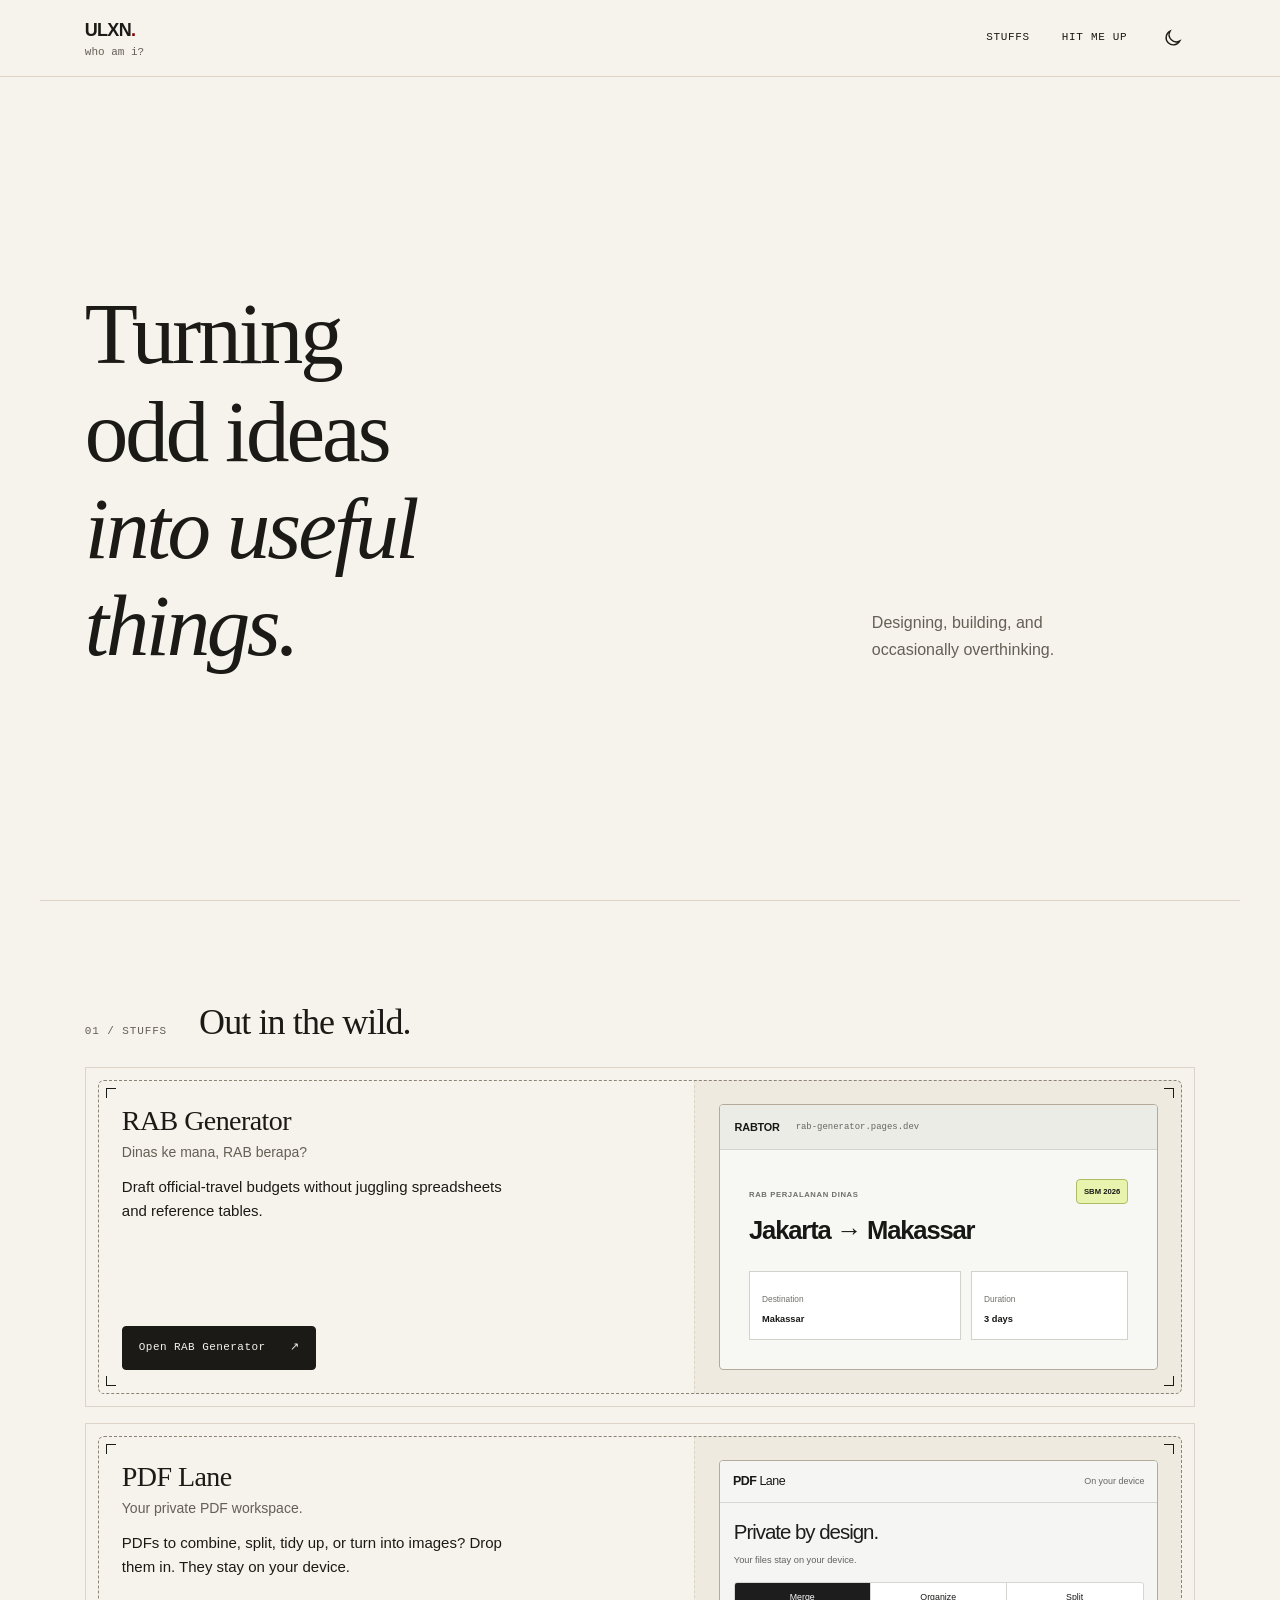
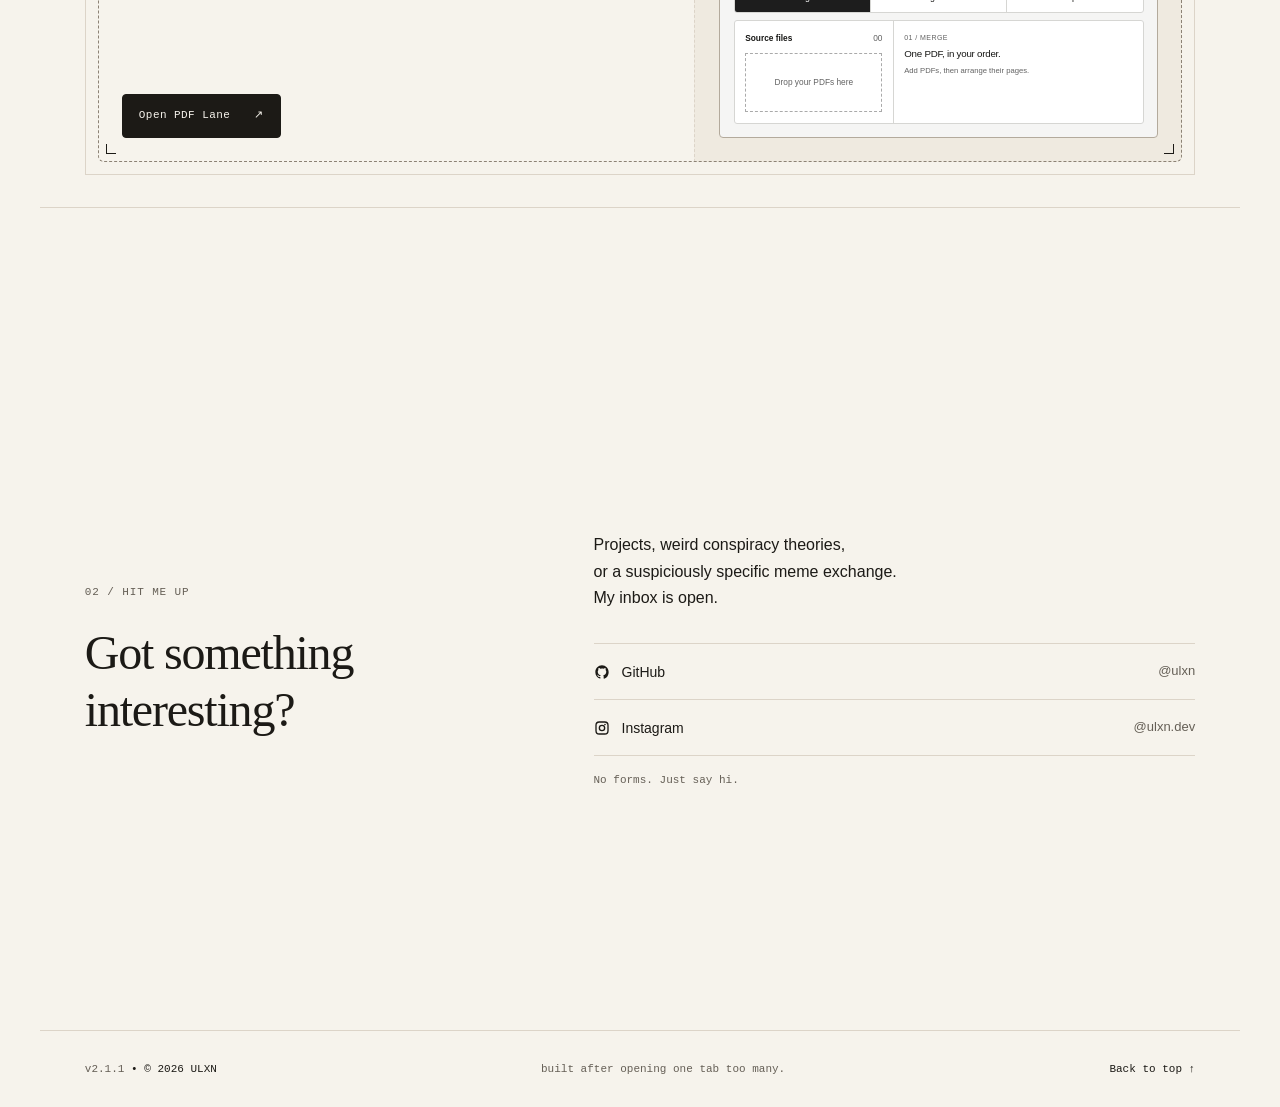
<file: index.html>
<!doctype html>
<html lang="en">
<head>
  <meta charset="utf-8" />
  <meta name="viewport" content="width=device-width, initial-scale=1" />
  <meta name="color-scheme" content="light dark" />
  <meta name="theme-color" content="#f6f3ec" />
  <meta name="robots" content="index, follow" />
  <meta name="author" content="ULXN" />

  <title>ULXN</title>
  <meta
    name="description"
    content="ULXN builds small tools for everyday workflows. Explore RAB Generator and PDF Lane."
  />

  <meta property="og:title" content="ULXN" />
  <meta property="og:description" content="Small tools for everyday workflows. Explore RAB Generator and PDF Lane." />
  <meta property="og:site_name" content="ULXN" />
  <meta property="og:locale" content="en_US" />
  <meta property="og:type" content="website" />
  <meta property="og:url" content="https://ulxn.github.io/" />
  <meta name="twitter:card" content="summary" />
  <meta name="twitter:title" content="ULXN" />
  <meta name="twitter:description" content="Small tools for everyday workflows. Explore RAB Generator and PDF Lane." />
  <link rel="canonical" href="https://ulxn.github.io/" />

  <script>
    (() => {
      try {
        const saved = localStorage.getItem('ulxn-theme');
        const theme = ['light', 'dark'].includes(saved) ? saved : (matchMedia('(prefers-color-scheme: dark)').matches ? 'dark' : 'light');
        document.documentElement.dataset.theme = theme;
      } catch (_) {}
    })();
  </script>

  <link rel="icon" href="./assets/favicon.svg" type="image/svg+xml" />
  <link rel="stylesheet" href="./assets/styles.css" />
  <script src="./assets/script.js" defer></script>
</head>
<body>
  <a class="skip-link" href="#main">Skip to content</a>

  <header class="site-header" data-header>
    <div class="shell header-inner">
      <div class="brand-block">
        <a class="brand" href="#top" aria-label="ULXN home">ULXN<span>.</span></a>
        <span class="brand-question">who am i?</span>
      </div>

      <div class="header-actions">
        <nav class="nav" aria-label="Primary navigation">
          <a href="#stuffs">Stuffs</a>
          <a href="#contact">Hit me up</a>
        </nav>

        <button
          class="theme-toggle"
          type="button"
          aria-label="Switch color theme"
          aria-pressed="false"
          data-theme-toggle
        >
          <svg class="theme-icon" viewBox="0 0 24 24" aria-hidden="true">
            <path class="moon-icon" d="M20.2 15.5A8.6 8.6 0 0 1 8.5 3.8 8.7 8.7 0 1 0 20.2 15.5Z"></path>
            <g class="sun-icon">
              <circle cx="12" cy="12" r="3.7"></circle>
              <path d="M12 1.9v2M12 20.1v2M4.9 4.9l1.4 1.4m11.4 11.4 1.4 1.4M1.9 12h2m16.2 0h2M4.9 19.1l1.4-1.4M17.7 6.3l1.4-1.4"></path>
            </g>
          </svg>
        </button>
      </div>
    </div>
  </header>

  <main id="main">
    <section class="hero shell" id="top" aria-labelledby="hero-title">
      <div class="hero-main">
        <h1 id="hero-title">
          <button class="hero-secret" type="button" data-hero-secret aria-label="Turning odd ideas into useful things." aria-pressed="false" aria-describedby="hero-hint">
            <span class="hero-line" aria-hidden="true">Turning</span>
            <span class="hero-line" aria-hidden="true">odd ideas</span>
            <span class="hero-line hero-line-serif" aria-hidden="true">into <span class="word-switch word-clip" data-normal="useful" data-secret="unpaid">u<span class="flip-char" style="--flip-stagger:0ms"><span class="flip-char-front">s</span><span class="flip-char-back" aria-hidden="true">n</span></span><span class="flip-char" style="--flip-stagger:10ms"><span class="flip-char-front">e</span><span class="flip-char-back" aria-hidden="true">p</span></span><span class="flip-char" style="--flip-stagger:20ms"><span class="flip-char-front">f</span><span class="flip-char-back" aria-hidden="true">a</span></span><span class="flip-char" style="--flip-stagger:30ms"><span class="flip-char-front">u</span><span class="flip-char-back" aria-hidden="true">i</span></span><span class="flip-char" style="--flip-stagger:40ms"><span class="flip-char-front">l</span><span class="flip-char-back" aria-hidden="true">d</span></span></span></span>
            <span class="hero-line hero-line-serif" aria-hidden="true"><span class="word-switch word-clip" data-normal="things." data-secret="labour."><span class="flip-char" style="--flip-stagger:50ms"><span class="flip-char-front">t</span><span class="flip-char-back" aria-hidden="true">l</span></span><span class="flip-char" style="--flip-stagger:60ms"><span class="flip-char-front">h</span><span class="flip-char-back" aria-hidden="true">a</span></span><span class="flip-char" style="--flip-stagger:70ms"><span class="flip-char-front">i</span><span class="flip-char-back" aria-hidden="true">b</span></span><span class="flip-char" style="--flip-stagger:80ms"><span class="flip-char-front">n</span><span class="flip-char-back" aria-hidden="true">o</span></span><span class="flip-char" style="--flip-stagger:90ms"><span class="flip-char-front">g</span><span class="flip-char-back" aria-hidden="true">u</span></span><span class="flip-char" style="--flip-stagger:100ms"><span class="flip-char-front">s</span><span class="flip-char-back" aria-hidden="true">r</span></span>.</span></span>
          </button>
        </h1>
        <span class="sr-only" id="hero-hint">Hover useful or things, or focus this control, to reveal a secret. Press Enter, Space, or tap to toggle it. Escape resets it.</span>

        <div class="hero-aside">
          <p class="hero-note">Designing, building, and occasionally overthinking.</p>
        </div>
      </div>
    </section>

    <section class="section shell stuffs-section" id="stuffs" aria-labelledby="stuffs-title">
      <header class="section-header">
        <p class="section-label">01 / Stuffs</p>
        <h2 id="stuffs-title">Out in the wild.</h2>
      </header>

      <article class="project project-compact" aria-labelledby="rab-title">
        <div class="project-intro">
          <div>
            <h3 id="rab-title">RAB Generator</h3>
            <p class="project-subtitle">Dinas ke mana, RAB berapa?</p>
          </div>

          <p class="project-description">
            Draft official-travel budgets without juggling spreadsheets and reference tables.
          </p>
          <div class="project-actions">
            <a class="primary-link" href="https://rab-generator.pages.dev/" target="_blank" rel="noreferrer">
              Open RAB Generator
              <span aria-hidden="true">↗</span>
            </a>
          </div>
        </div>

        <div class="project-preview" role="img" aria-label="Illustrated preview of RAB Generator">
          <div class="preview-frame" aria-hidden="true">
            <div class="preview-bar">
              <strong>RABTOR</strong>
              <span>rab-generator.pages.dev</span>
            </div>
            <div class="preview-content">
              <div class="preview-heading">
                <div>
                  <small>RAB PERJALANAN DINAS</small>
                  <p>Jakarta → Makassar</p>
                </div>
                <span class="preview-status">SBM 2026</span>
              </div>
              <div class="preview-fields">
                <div><span>Destination</span><strong>Makassar</strong></div>
                <div><span>Duration</span><strong>3 days</strong></div>
              </div>
            </div>
          </div>
        </div>
      </article>

      <article class="project project-compact project-pdflane" aria-labelledby="pdflane-title">
        <div class="project-intro">
          <div>
            <h3 id="pdflane-title">PDF Lane</h3>
            <p class="project-subtitle">Your private PDF workspace.</p>
          </div>

          <p class="project-description">
            PDFs to combine, split, tidy up, or turn into images? Drop them in. They stay on your device.
          </p>
          <div class="project-actions">
            <a class="primary-link" href="https://pdflane.pages.dev/" target="_blank" rel="noreferrer">
              Open PDF Lane
              <span aria-hidden="true">↗</span>
            </a>
          </div>
        </div>

        <div class="project-preview pdflane-preview" role="img" aria-label="Illustrated preview of the PDF Lane workspace">
          <div class="preview-frame pdflane-frame" aria-hidden="true">
            <div class="pdflane-mini-header">
              <strong>PDF <span>Lane</span></strong>
              <span>On your device</span>
            </div>
            <div class="pdflane-preview-content">
              <strong>Private by design.</strong>
              <span>Your files stay on your device.</span>
              <div class="pdflane-mini-tools">
                <b>Merge</b><span>Organize</span><span>Split</span>
              </div>
              <div class="pdflane-mini-workspace">
                <div class="pdflane-mini-source">
                  <b>Source files <span>00</span></b>
                  <span class="pdflane-mini-drop">Drop your PDFs here</span>
                </div>
                <div class="pdflane-mini-panel">
                  <small>01 / MERGE</small>
                  <b>One PDF, in your order.</b>
                  <span>Add PDFs, then arrange their pages.</span>
                </div>
              </div>
            </div>
          </div>
        </div>
      </article>
    </section>

    <div class="contact-screen" id="contact">
      <section class="section shell contact" aria-labelledby="contact-title">
      <div class="contact-heading">
        <p class="section-label">02 / Hit me up</p>
        <h2 id="contact-title">Got something interesting?</h2>
      </div>

      <div class="contact-body">
        <p class="contact-copy">
          Projects, weird conspiracy theories,<br />or a suspiciously specific meme exchange.<br />My inbox is open.
        </p>

        <div class="contact-links">
          <a href="https://github.com/ulxn" target="_blank" rel="noreferrer">
            <span class="contact-name">
              <svg viewBox="0 0 24 24" aria-hidden="true"><path d="M12 2C6.48 2 2 6.58 2 12.23c0 4.52 2.87 8.35 6.84 9.7.5.1.68-.22.68-.49 0-.24-.01-1.05-.02-1.9-2.78.62-3.37-1.21-3.37-1.21-.46-1.18-1.11-1.5-1.11-1.5-.91-.64.07-.62.07-.62 1 .08 1.53 1.06 1.53 1.06.9 1.56 2.35 1.11 2.92.85.09-.66.35-1.11.64-1.36-2.22-.26-4.56-1.14-4.56-5.07 0-1.12.39-2.04 1.03-2.76-.1-.26-.45-1.31.1-2.72 0 0 .84-.28 2.75 1.05A9.32 9.32 0 0 1 12 6.91c.85 0 1.71.12 2.51.35 1.91-1.33 2.75-1.05 2.75-1.05.55 1.41.2 2.46.1 2.72.64.72 1.03 1.64 1.03 2.76 0 3.94-2.34 4.81-4.57 5.06.36.32.68.95.68 1.91 0 1.38-.01 2.49-.01 2.83 0 .27.18.6.69.49A10.25 10.25 0 0 0 22 12.23C22 6.58 17.52 2 12 2Z"></path></svg>
              GitHub
            </span>
            <span class="contact-detail">@ulxn</span>
          </a>

          <a href="https://www.instagram.com/ulxn.dev/" target="_blank" rel="noreferrer" data-instagram-link>
            <span class="contact-name">
              <svg viewBox="0 0 24 24" aria-hidden="true"><path d="M7.8 2h8.4A5.8 5.8 0 0 1 22 7.8v8.4a5.8 5.8 0 0 1-5.8 5.8H7.8A5.8 5.8 0 0 1 2 16.2V7.8A5.8 5.8 0 0 1 7.8 2Zm0 2A3.8 3.8 0 0 0 4 7.8v8.4A3.8 3.8 0 0 0 7.8 20h8.4a3.8 3.8 0 0 0 3.8-3.8V7.8A3.8 3.8 0 0 0 16.2 4H7.8Zm8.7 1.5a1.25 1.25 0 1 1 0 2.5 1.25 1.25 0 0 1 0-2.5ZM12 7a5 5 0 1 1 0 10 5 5 0 0 1 0-10Zm0 2a3 3 0 1 0 0 6 3 3 0 0 0 0-6Z"></path></svg>
              Instagram
            </span>
            <span class="contact-detail">@ulxn.dev</span>
          </a>
        </div>
        <p class="contact-endnote">No forms. Just say hi.</p>
      </div>
      </section>
      <footer class="site-footer shell">
        <p class="footer-identity"><span class="site-version" aria-label="Site version 2.1.1">v2.1.1</span> <span aria-hidden="true">•</span> © <span data-year>2026</span> ULXN</p>
        <p class="footer-note">built after opening one tab too many.</p>
        <a href="#top">Back to top ↑</a>
      </footer>
    </div>
  </main>
</body>
</html>
</file>
<file: assets/styles.css>
/* ULXN v2.1.1 — Editorial Utility UI. No remote font requests. */
:root {
  color-scheme: light;
  --bg: #f6f3ec;
  --surface: #efeae0;
  --surface-strong: #e6dfd3;
  --ink: #1c1a16;
  --muted: #655f56;
  --line: #dcd4c8;
  --line-strong: #8c8275;
  --accent: #800000;
  --accent-hover: #650000;
  --on-accent: #fff;
  --selection-bg: #800000;
  --selection-ink: #fff;
  --focus: #800000;
  --font-display: "Fraunces", Georgia, "Times New Roman", serif;
  --font-body: "Instrument Sans", -apple-system, BlinkMacSystemFont, "Segoe UI", sans-serif;
  --font-mono: "JetBrains Mono", ui-monospace, SFMono-Regular, Menlo, Consolas, monospace;
  --max: 1200px;
  --gutter: clamp(20px, 3.5vw, 48px);
  --radius-sm: 4px;
  --radius-md: 8px;
}
html[data-theme="dark"] {
  color-scheme: dark;
  --bg: #1b1916;
  --surface: #25221d;
  --surface-strong: #302b24;
  --ink: #f3eee4;
  --muted: #bdb3a4;
  --line: #484036;
  --line-strong: #8d8070;
  --accent: #d394a5;
  --accent-hover: #e5afbd;
  --on-accent: #1b1916;
  --selection-bg: #800000;
  --selection-ink: #fff;
  --focus: #d394a5;
}
* { box-sizing: border-box; }
html { scroll-behavior: smooth; background: var(--bg); }
body { margin: 0; background: var(--bg); color: var(--ink); font: 400 16px/1.6 var(--font-body); -webkit-font-smoothing: antialiased; }
::selection { color: var(--selection-ink); background: var(--selection-bg); }
a { color: inherit; text-decoration: none; }
button { font: inherit; }
a, button { -webkit-tap-highlight-color: transparent; }
:focus-visible { outline: 2px solid var(--focus); outline-offset: 4px; }
[hidden] { display: none !important; }
.shell { width: min(100%, var(--max)); margin-inline: auto; padding-inline: var(--gutter); }
.sr-only { position: absolute; width: 1px; height: 1px; padding: 0; margin: -1px; overflow: hidden; clip-path: inset(50%); white-space: nowrap; }
.skip-link { position: fixed; z-index: 100; top: 16px; left: 16px; padding: 12px 16px; transform: translateY(-180%); background: var(--bg); border: 1px solid var(--line-strong); }
.skip-link:focus { transform: translateY(0); }
.site-header { position: fixed; z-index: 30; inset: 0 0 auto; background: var(--bg); border-bottom: 1px solid var(--line); }
.header-inner { min-height: 76px; display: flex; align-items: center; justify-content: space-between; gap: 16px; }
.brand { display: inline-flex; align-items: center; min-height: 28px; font-size: 18px; font-weight: 700; letter-spacing: -.04em; }
.brand span { color: var(--accent); }
.brand-question { display: block; color: var(--muted); font: 11px/1.4 var(--font-mono); }
.header-actions, .nav { display: flex; align-items: center; }
.header-actions { gap: 24px; }
.nav { gap: 32px; }
.nav, .section-label, .primary-link, .contact-endnote, .site-footer { font-family: var(--font-mono); font-weight: 400; }
.nav { font-size: 11px; letter-spacing: .06em; text-transform: uppercase; }
.nav a { display: inline-flex; align-items: center; min-height: 44px; text-underline-offset: 6px; }
.nav a:hover, .nav a:focus-visible, .site-footer a:hover { color: var(--accent); text-decoration: underline; }
.theme-toggle { display: grid; place-items: center; width: 44px; height: 44px; padding: 0; border: 1px solid transparent; border-radius: var(--radius-sm); background: transparent; color: var(--ink); cursor: pointer; transition: background 180ms, border-color 180ms; }
.theme-toggle:hover { background: var(--surface); border-color: var(--line-strong); }
.theme-toggle:active { background: var(--surface-strong); }
.theme-icon { width: 20px; height: 20px; fill: none; stroke: currentColor; stroke-width: 1.65; stroke-linecap: round; }
html:not([data-theme="dark"]) .sun-icon, html[data-theme="dark"] .moon-icon { display: none; }
h1, h2, h3 { font-family: var(--font-display); font-weight: 400; }
.hero { display: flex; align-items: center; min-height: 100svh; padding-block: 108px 48px; }
.hero-main { display: grid; grid-template-columns: minmax(0, 1.6fr) minmax(0, .7fr); gap: 48px; width: 100%; align-items: end; }
.hero h1 { margin: 0; font-size: clamp(56px, 6.8vw, 88px); line-height: 1.12; letter-spacing: -.035em; }
.hero-line { display: block; white-space: nowrap; }
.hero-line-serif { font-style: italic; }
.hero-secret { display: block; max-width: 100%; padding: 0; border: 0; background: transparent; color: inherit; font: inherit; letter-spacing: inherit; text-align: left; pointer-events: none; }
.hero-aside { padding-bottom: 12px; }
.hero-note { max-width: 26ch; margin: 0; color: var(--muted); font-size: 16px; line-height: 1.65; }
.section { border-top: 1px solid var(--line); }
.section-label { margin: 0; color: var(--muted); font-size: 11px; letter-spacing: .08em; text-transform: uppercase; }
.stuffs-section { display: flex; flex-direction: column; justify-content: center; min-height: 100svh; padding-block: 100px 32px; }
.section-header { display: flex; align-items: baseline; gap: 32px; margin-bottom: 24px; }
.section-header h2, .contact-heading h2 { margin: 0; font-size: 36px; line-height: 1.18; letter-spacing: -.025em; }
.project { border: 1px solid var(--line); border-radius: 0px; background: var(--surface); overflow: hidden; }
.project + .project { margin-top: 16px; }
.project-compact { display: grid; grid-template-columns: minmax(0, 1.1fr) minmax(0, .9fr); }
.project-intro { display: flex; flex-direction: column; gap: 12px; min-width: 0; padding: 24px; }
.project h3 { margin: 0; font-size: 28px; line-height: 1.2; letter-spacing: -.02em; }
.project-subtitle { margin: 4px 0 0; color: var(--muted); font-size: 14px; line-height: 1.5; }
.project-description { max-width: 46ch; margin: 0; font-size: 15px; line-height: 1.6; }
.project-actions { display: flex; margin-top: auto; padding-top: 4px; }
.primary-link { display: inline-flex; align-items: center; justify-content: space-between; gap: 24px; min-height: 44px; padding: 10px 16px; border: 1px solid var(--ink); border-radius: var(--radius-sm); background: var(--ink); color: var(--bg); font-size: 11px; line-height: 1.4; letter-spacing: .04em; transition: background 180ms, border-color 180ms; }
.primary-link:hover { background: var(--muted); border-color: var(--muted); }
.primary-link:active { background: var(--ink); border-color: var(--ink); }
.project-preview { display: grid; place-items: center; min-width: 0; padding: 24px; border-left: 1px solid var(--line); background: var(--bg); }
.preview-frame { width: 100%; max-width: 480px; border: 1px solid #b3aa9c; border-radius: 6px; overflow: hidden; background: #f7f7f3; color: #171715; }
.pdflane-frame { background: #f5f5f4; font-family: Arial, Helvetica, sans-serif; }
.contact-screen { display: flex; flex-direction: column; min-height: 100svh; }
.contact { display: grid; flex: 1; grid-template-columns: minmax(0, .85fr) minmax(0, 1.15fr); grid-template-rows: 1fr; gap: 24px 64px; align-items: center; padding-block: 108px 24px; }
.contact-heading h2 { margin-top: 24px; max-width: 13ch; font-size: clamp(36px, 4vw, 48px); }
.contact-copy { max-width: 44ch; margin: 0 0 32px; font-size: 16px; line-height: 1.65; }
.contact-links { border-top: 1px solid var(--line); }
.contact-links a { display: grid; grid-template-columns: auto minmax(0, 1fr); align-items: center; gap: 16px; min-height: 56px; padding: 12px 0; border-bottom: 1px solid var(--line); transition: background 180ms, color 180ms; }
.contact-links a:hover { background: var(--surface); color: var(--accent); }
.contact-name { display: inline-flex; align-items: center; gap: 12px; font-size: 14px; }
.contact-name svg { width: 16px; height: 16px; flex: 0 0 auto; fill: currentColor; }
.contact-detail { color: var(--muted); font-size: 13px; overflow-wrap: anywhere; text-align: right; }
.contact-endnote { margin: 16px 0 0; color: var(--muted); font-size: 11px; }
.site-footer { display: grid; grid-template-columns: auto 1fr auto; gap: 8px 24px; align-items: center; flex: none; border-top: 1px solid var(--line); padding-block: 16px; font-size: 11px; line-height: 1.5; }
.site-footer p { margin: 0; }
.footer-note { text-align: center; color: var(--muted); }
.site-footer a { display: inline-flex; align-items: center; min-height: 44px; justify-self: end; }

.error-page { display: flex; flex-direction: column; min-height: 100svh; }
.error-main { flex: 1; display: flex; flex-direction: column; justify-content: center; align-items: flex-start; padding-block: 64px; }
.error-main h1 { margin: 24px 0 32px; font-size: clamp(48px, 8vw, 88px); line-height: 1.12; letter-spacing: -.035em; }
.error-page .site-footer { margin-top: auto; }
@media (max-width: 900px) {
  .hero-main { grid-template-columns: 1fr; gap: 32px; }
  .hero h1 { font-size: clamp(48px, 8.5vw, 76px); }
  .hero-note { max-width: 36ch; }
  .project-compact { grid-template-columns: 1fr; }
  .project-preview { display: none; }
  .contact { grid-template-columns: 1fr; grid-template-rows: auto; align-content: center; gap: 32px; }
  .contact-heading h2 { max-width: 20ch; }
  .contact-body { max-width: 640px; }
}
@media (max-width: 620px) {
  :root { --gutter: 20px; }
  .header-inner { min-height: 72px; gap: 8px; }
  .header-actions { gap: 8px; }
  .nav { gap: 16px; }
  .hero { padding-block: 96px 40px; }
  .hero h1 { font-size: clamp(36px, 10vw, 60px); }
  .hero-note { font-size: 15px; }
  .section-header { align-items: flex-start; flex-direction: column; gap: 8px; margin-bottom: 20px; }
  .section-header h2 { font-size: 28px; }
  .stuffs-section { padding-block: 96px 24px; }
  .project-intro { padding: 16px; gap: 8px; }
  .project h3 { font-size: 25px; }
  .project-actions, .primary-link { width: 100%; }
  .contact { padding-block: 96px 20px; gap: 24px; }
  .contact-heading h2 { margin-top: 12px; font-size: 32px; max-width: 15ch; }
  .contact-copy { margin-bottom: 20px; font-size: 15px; }
  .contact-links a { grid-template-columns: 1fr; gap: 4px; padding-block: 10px; }
  .contact-detail { padding-left: 28px; text-align: left; }
  .site-footer { grid-template-columns: 1fr auto; gap: 4px 12px; padding-block: 12px 20px; }
  .footer-note { grid-column: 1 / -1; grid-row: 2; text-align: left; }
  
}
@media (max-width: 360px) {
  :root { --gutter: 16px; }
  .nav { gap: 12px; font-size: 10px; }
  .header-actions { gap: 4px; }
}
@media (max-height: 700px) {
  .hero, .contact { padding-top: 88px; }
  .stuffs-section { padding-block: 88px 24px; }
  .contact { gap: 16px 48px; padding-bottom: 16px; }
  .contact-copy { margin-bottom: 16px; }
}

/* Existing character effect: timing and word-only triggers preserved. */
.word-switch { display: inline-block; white-space: nowrap; pointer-events: auto; cursor: pointer; }
.word-clip {
  display: inline-block;
  overflow: visible;
  vertical-align: baseline;
}
.flip-char {
  display: inline-block;
  position: relative;
  vertical-align: top;
  width: var(--from-w, max-content);
  transition: width .10s cubic-bezier(.16, 1, .3, 1) var(--flip-stagger, 0s);
}
.headline--hovered .flip-char { width: var(--to-w, max-content); }
.flip-char-back,
.flip-char-front {
  display: inline-block;
  transition: opacity .10s cubic-bezier(.16, 1, .3, 1) var(--flip-stagger, 0s),
    filter .10s cubic-bezier(.16, 1, .3, 1) var(--flip-stagger, 0s),
    transform .10s cubic-bezier(.16, 1, .3, 1) var(--flip-stagger, 0s);
}
.flip-char-front { opacity: 1; filter: blur(0); transform: translateY(0); }
.flip-char-back {
  position: absolute;
  top: 0;
  left: 0;
  opacity: 0;
  filter: blur(5px);
  transform: translateY(4px);
}
.headline--hovered .flip-char-front {
  opacity: 0;
  filter: blur(5px);
  transform: translateY(-4px);
}
.headline--hovered .flip-char-back { opacity: 1; filter: blur(0); transform: translateY(0); }


/* Illustrations of the projects retain their own product UI. */
.pdflane-mini-header {
  display: flex;
  justify-content: space-between;
  align-items: center;
  gap: 0.5rem;
  padding: 0.65rem 0.8rem;
  border-bottom: 1px solid #d6d6d3;
  background: #f5f5f4;
}
.pdflane-mini-header strong { font-size: 0.78rem; letter-spacing: -0.04em; }
.pdflane-mini-header strong span { font-weight: 400; }
.pdflane-mini-header > span { color: #666; font-size: 0.56rem; white-space: nowrap; }
.pdflane-preview-content {
  display: flex;
  flex-direction: column;
  align-items: stretch;
  gap: 0.22rem;
  padding: 0.85rem;
}
.pdflane-preview-content > strong {
  color: #1d1d1d;
  font-size: clamp(1rem, 1.6vw, 1.35rem);
  font-weight: 500;
  letter-spacing: -0.05em;
}
.pdflane-preview-content > span { color: #626262; font-size: 0.58rem; }
.pdflane-mini-tools {
  display: grid;
  grid-template-columns: repeat(3, minmax(0, 1fr));
  margin-top: 0.7rem;
  border: 1px solid #d6d6d3;
  border-radius: 3px;
  overflow: hidden;
  background: #fff;
  text-align: center;
  font-size: 0.55rem;
}
.pdflane-mini-tools > * { padding: 0.45rem 0.1rem; border-right: 1px solid #d6d6d3; font-weight: 400; }
.pdflane-mini-tools > :last-child { border-right: 0; }
.pdflane-mini-tools b { background: #1d1d1d; color: #fff; }
.pdflane-mini-workspace { display: grid; grid-template-columns: 39% 61%; margin-top: 0.25rem; border: 1px solid #d6d6d3; border-radius: 3px; background: #fff; }
.pdflane-mini-source, .pdflane-mini-panel { display: flex; flex-direction: column; min-width: 0; padding: 0.65rem; }
.pdflane-mini-source { border-right: 1px solid #d6d6d3; }
.pdflane-mini-source b { display: flex; justify-content: space-between; gap: 0.2rem; font-size: 0.52rem; }
.pdflane-mini-source b span { color: #626262; font-weight: 400; }
.pdflane-mini-drop { display: grid; place-items: center; min-height: 3.7rem; margin-top: 0.5rem; padding: 0.4rem; border: 1px dashed #aaa; color: #626262; font-size: 0.52rem; text-align: center; }
.pdflane-mini-panel small { color: #626262; font-size: 0.44rem; letter-spacing: 0.06em; }
.pdflane-mini-panel b { margin-top: 0.18rem; font-size: 0.61rem; font-weight: 500; letter-spacing: -0.025em; }
.pdflane-mini-panel span { margin-top: 0.22rem; color: #626262; font-size: 0.48rem; }
.preview-bar {
  min-height: 2.8rem;
  display: grid;
  grid-template-columns: auto 1fr;
  align-items: center;
  gap: 1rem;
  padding: 0.7rem 0.9rem;
  border-bottom: 1px solid #d4d4ce;
  background: #ecece7;
}

.preview-bar strong {
  font-size: 0.68rem;
  letter-spacing: -0.02em;
}

.preview-bar span {
  min-width: 0;
  overflow: hidden;
  color: #666662;
  font-family: ui-monospace, SFMono-Regular, Menlo, Monaco, Consolas, monospace;
  font-size: 0.56rem;
  text-overflow: ellipsis;
  white-space: nowrap;
}

.preview-content {
  padding: clamp(1rem, 3vw, 1.8rem);
}

.preview-heading {
  display: flex;
  align-items: flex-start;
  justify-content: space-between;
  gap: 1rem;
}

.preview-heading small {
  color: #6f6f6a;
  font-size: 0.48rem;
  font-weight: 700;
  letter-spacing: 0.08em;
}

.preview-heading p {
  margin: 0.32rem 0 0;
  font-size: clamp(1.15rem, 2vw, 1.7rem);
  font-weight: 700;
  letter-spacing: -0.045em;
}

.preview-status {
  padding: 0.34rem 0.45rem;
  border: 1px solid #aebd62;
  border-radius: var(--radius-sm);
  background: #e8f4ae;
  font-size: 0.48rem;
  font-weight: 700;
  white-space: nowrap;
}

.preview-fields {
  display: grid;
  grid-template-columns: 1.35fr 1fr;
  gap: 0.6rem;
  margin-top: 1.25rem;
}

.preview-fields > div {
  border: 1px solid #d2d2cc;
  background: #fff;
}

.preview-fields > div {
  padding: 0.75rem;
}

.preview-fields span {
  color: #6f6f6a;
  font-size: 0.52rem;
}

.preview-fields strong {
  display: block;
  margin-top: 0.2rem;
  font-size: 0.58rem;
}


/* Classic framed panels: fine outer rule, dashed inset and corner marks. */
.project { position: relative; background: var(--bg); padding: 12px; gap: 0; }
.project::before { content: ""; position: absolute; inset: 12px; border: 1px dashed var(--line-strong); border-radius: 6px; pointer-events: none; }
.project::after { content: ""; position: absolute; inset: 20px; pointer-events: none;
  background: linear-gradient(var(--ink),var(--ink)) left top/10px 1px,
    linear-gradient(var(--ink),var(--ink)) left top/1px 10px,
    linear-gradient(var(--ink),var(--ink)) right top/10px 1px,
    linear-gradient(var(--ink),var(--ink)) right top/1px 10px,
    linear-gradient(var(--ink),var(--ink)) left bottom/10px 1px,
    linear-gradient(var(--ink),var(--ink)) left bottom/1px 10px,
    linear-gradient(var(--ink),var(--ink)) right bottom/10px 1px,
    linear-gradient(var(--ink),var(--ink)) right bottom/1px 10px;
  background-repeat: no-repeat;
}
.project-intro { padding: 24px; }
.project-preview { border-left-style: dashed; background: var(--surface); border-radius: 0 6px 6px 0; }
.preview-frame { border-radius: 4px; }



.theme-toggle:hover { background: transparent; border-color: transparent; }
.theme-icon { transition: transform 420ms cubic-bezier(.2,.8,.2,1); }
.theme-toggle:hover .theme-icon, .theme-toggle:focus-visible .theme-icon { transform: rotate(360deg); }
.footer-identity { white-space: nowrap; }
.site-version { color: var(--muted); }
@media (max-width: 620px) {
  .project { padding: 8px; }
  .project::before { inset: 8px; }
  .project::after { inset: 15px; width: auto; }
  .project-intro { padding: 20px 16px; }
  .site-footer { column-gap: 8px; font-size: 10px; }
}

@media (prefers-reduced-motion: reduce) {
  html { scroll-behavior: auto; }
  *, *::before, *::after { transition-duration: .001ms !important; transition-delay: 0ms !important; animation-duration: .001ms !important; animation-iteration-count: 1 !important; }
  .flip-char-front, .flip-char-back { filter: none !important; transform: none !important; }
}
</file>
